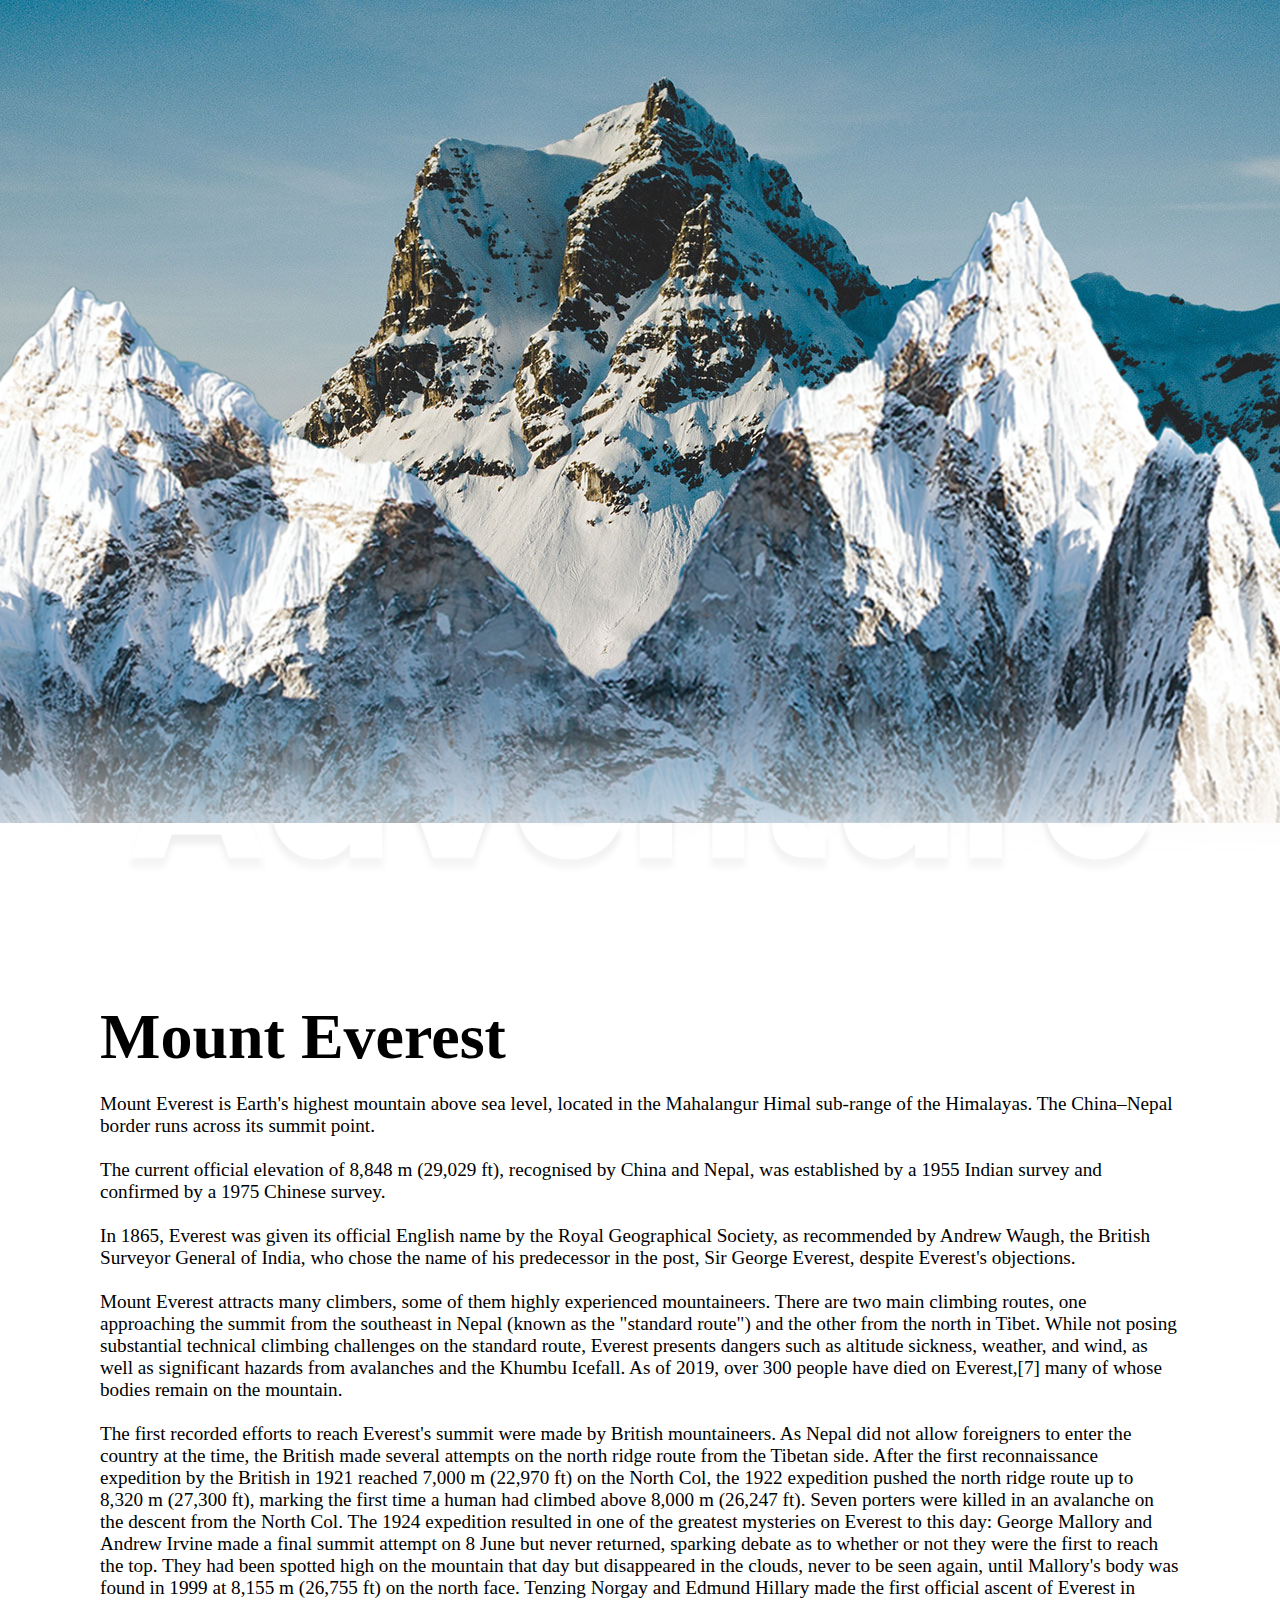
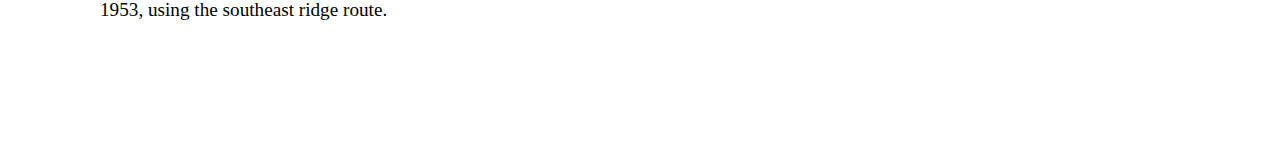
<file: html/index.html>
<html>

<head>
    <title>
        Mountains
    </title>
    
    <link href="/css/index.css" rel="stylesheet">
</head>

<body>
    <section class="zoom">
        <img src="/assets/images/mountain1.png" id="layer1">
        <img src="/assets/images/mountain2.png" id="layer2">
        <img src="/assets/images/text.png" id="text">
    </section>
    <section class="content">
        <h2>Mount Everest</h2>
        <p>Mount Everest  is Earth's highest mountain above sea level, located in the Mahalangur Himal sub-range of the Himalayas. The China–Nepal border runs across its summit point.<br><br>

            The current official elevation of 8,848 m (29,029 ft), recognised by China and Nepal, was established by a 1955 Indian survey and confirmed by a 1975 Chinese survey. <br><br>
            
            In 1865, Everest was given its official English name by the Royal Geographical Society, as recommended by Andrew Waugh, the British Surveyor General of India, who chose the name of his predecessor in the post, Sir George Everest, despite Everest's objections. <br><br>
            
            Mount Everest attracts many climbers, some of them highly experienced mountaineers. There are two main climbing routes, one approaching the summit from the southeast in Nepal (known as the "standard route") and the other from the north in Tibet. While not posing substantial technical climbing challenges on the standard route, Everest presents dangers such as altitude sickness, weather, and wind, as well as significant hazards from avalanches and the Khumbu Icefall. As of 2019, over 300 people have died on Everest,[7] many of whose bodies remain on the mountain. <br><br>
            
            The first recorded efforts to reach Everest's summit were made by British mountaineers. As Nepal did not allow foreigners to enter the country at the time, the British made several attempts on the north ridge route from the Tibetan side. After the first reconnaissance expedition by the British in 1921 reached 7,000 m (22,970 ft) on the North Col, the 1922 expedition pushed the north ridge route up to 8,320 m (27,300 ft), marking the first time a human had climbed above 8,000 m (26,247 ft). Seven porters were killed in an avalanche on the descent from the North Col. The 1924 expedition resulted in one of the greatest mysteries on Everest to this day: George Mallory and Andrew Irvine made a final summit attempt on 8 June but never returned, sparking debate as to whether or not they were the first to reach the top. They had been spotted high on the mountain that day but disappeared in the clouds, never to be seen again, until Mallory's body was found in 1999 at 8,155 m (26,755 ft) on the north face. Tenzing Norgay and Edmund Hillary made the first official ascent of Everest in 1953, using the southeast ridge route. <br><br></p>
    </section>

    <script>
        var layer1 = document.getElementById('layer1');
        scroll = window.pageYOffset;

        document.addEventListener('scroll', function (e) {
            var offset = window.pageYOffset;
            scroll = offset;
            layer1.style.width = (100 + scroll/5) + '%';
        });

        var layer2 = document.getElementById('layer2');
        scroll = window.pageYOffset;

        document.addEventListener('scroll', function (e) {
            var offset = window.pageYOffset;
            scroll = offset;
            layer2.style.width = (100 + scroll/5) + '%';
            layer2.style.left = (scroll/50) + '%';
        });

        var text = document.getElementById('text');
        scroll = window.pageYOffset;

        document.addEventListener('scroll', function (e) {
            var offset = window.pageYOffset;
            scroll = offset;
            layer2.style.width = (100 + scroll/5) + '%';
            text.style.top = -scroll/7 + '%';
        });

        </script>
</body>

</html>
</file>
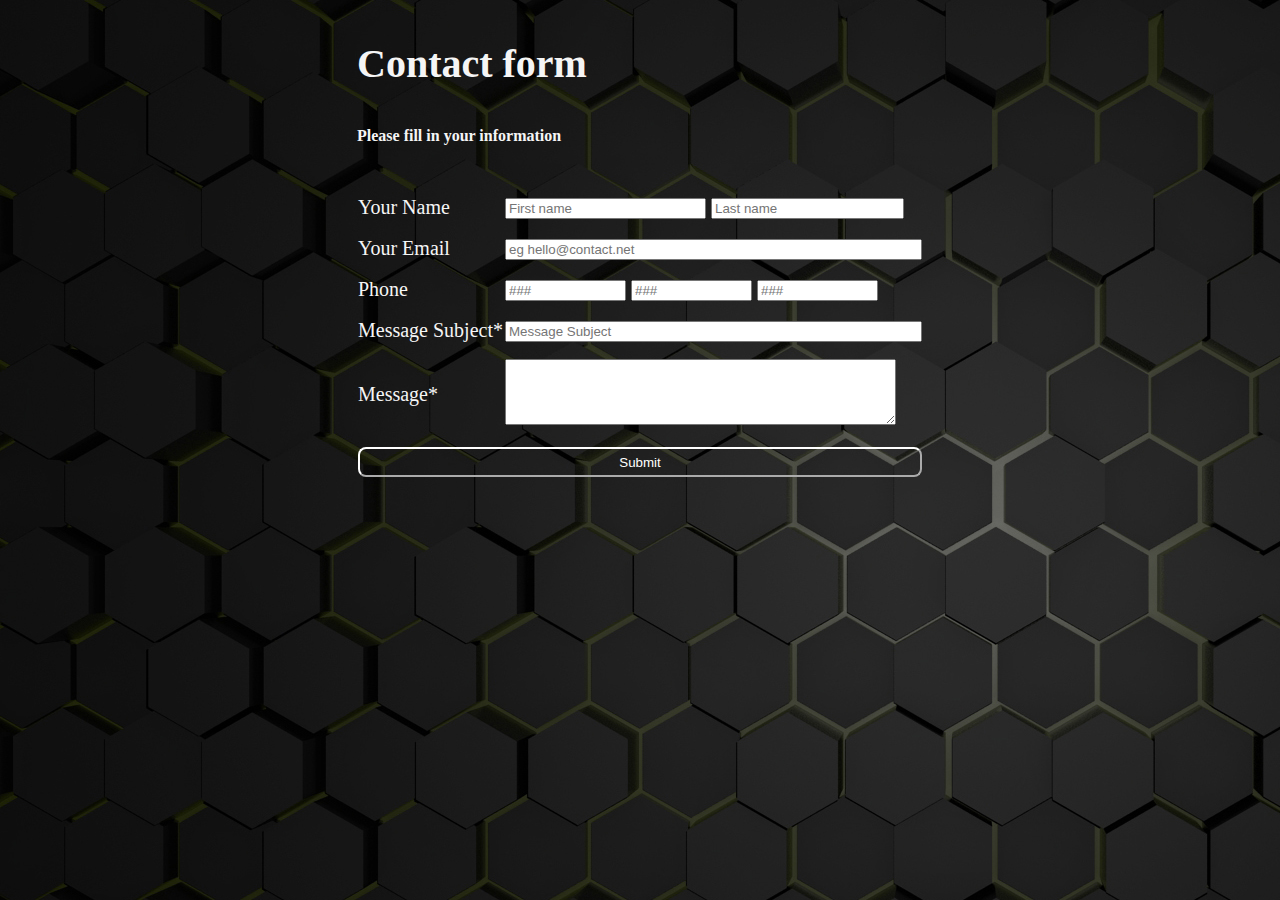
<file: form.html>
<!DOCTYPE html>
<html>
    <head>
        <title>Form</title>
        <style>
            body{
                background-color: black;
                background-image: url(assets/images/black-abstract-12.jpg);
            }
            table{
                border-collapse: separate;
                border-spacing: 0 15px;
            }
            button{
                width: 100%;
                height: 30px;
                border-radius: 8px;
                border-color: white;
                border-width: 2px;
                background-color: transparent;
                color: white;
            }
            td{
                font-size: 20px;
            }
            #a{
                font-size: 40px;
            }
        </style>
    </head>
    <body>
        <center>
            <form action="#" style="width: fit-content; color: whitesmoke;">
                <p id="a" style="text-align: left;"><b>Contact form</b></p>
                <p id="b" style="text-align: left;"><b>Please fill in your information</b><br/><br/></p>
                <table>
                    <tr>
                        <td>Your Name</td>
                        <td><input type="text" placeholder="First name" name="First Name" required size="22"> <input type="text" placeholder="Last name" name="Last Name" required size="21"></td>
                    </tr>
                    <tr>
                        <td>Your Email</td>
                        <td><input type="email" placeholder="eg hello@contact.net" name="email" size="49" required></td>
                    </tr>
                    <tr>
                        <td>Phone</td>
                        <td><input type="tel" placeholder="###" name="phone1" size="12"> <input type="tel" placeholder="###" name="phone2" size="12"> <input type="tel" placeholder="###" name="phone3" size="12"></td>
                    </tr>
                    <tr>
                        <td>Message Subject* </td>
                        <td><input type="text" placeholder="Message Subject" name="subject" size="49" required></td>
                    </tr>
                    <tr>
                        <td>Message*</td>
                        <td>
                            <textarea rows="4" cols="46" required></textarea>
                        </td>
                    </tr>
                    <tr>
                        <td colspan="2"><button type="submit">Submit</button></td>
                    </tr>
                </table>
            </form>
        </center>
    </body>
</html>
</file>
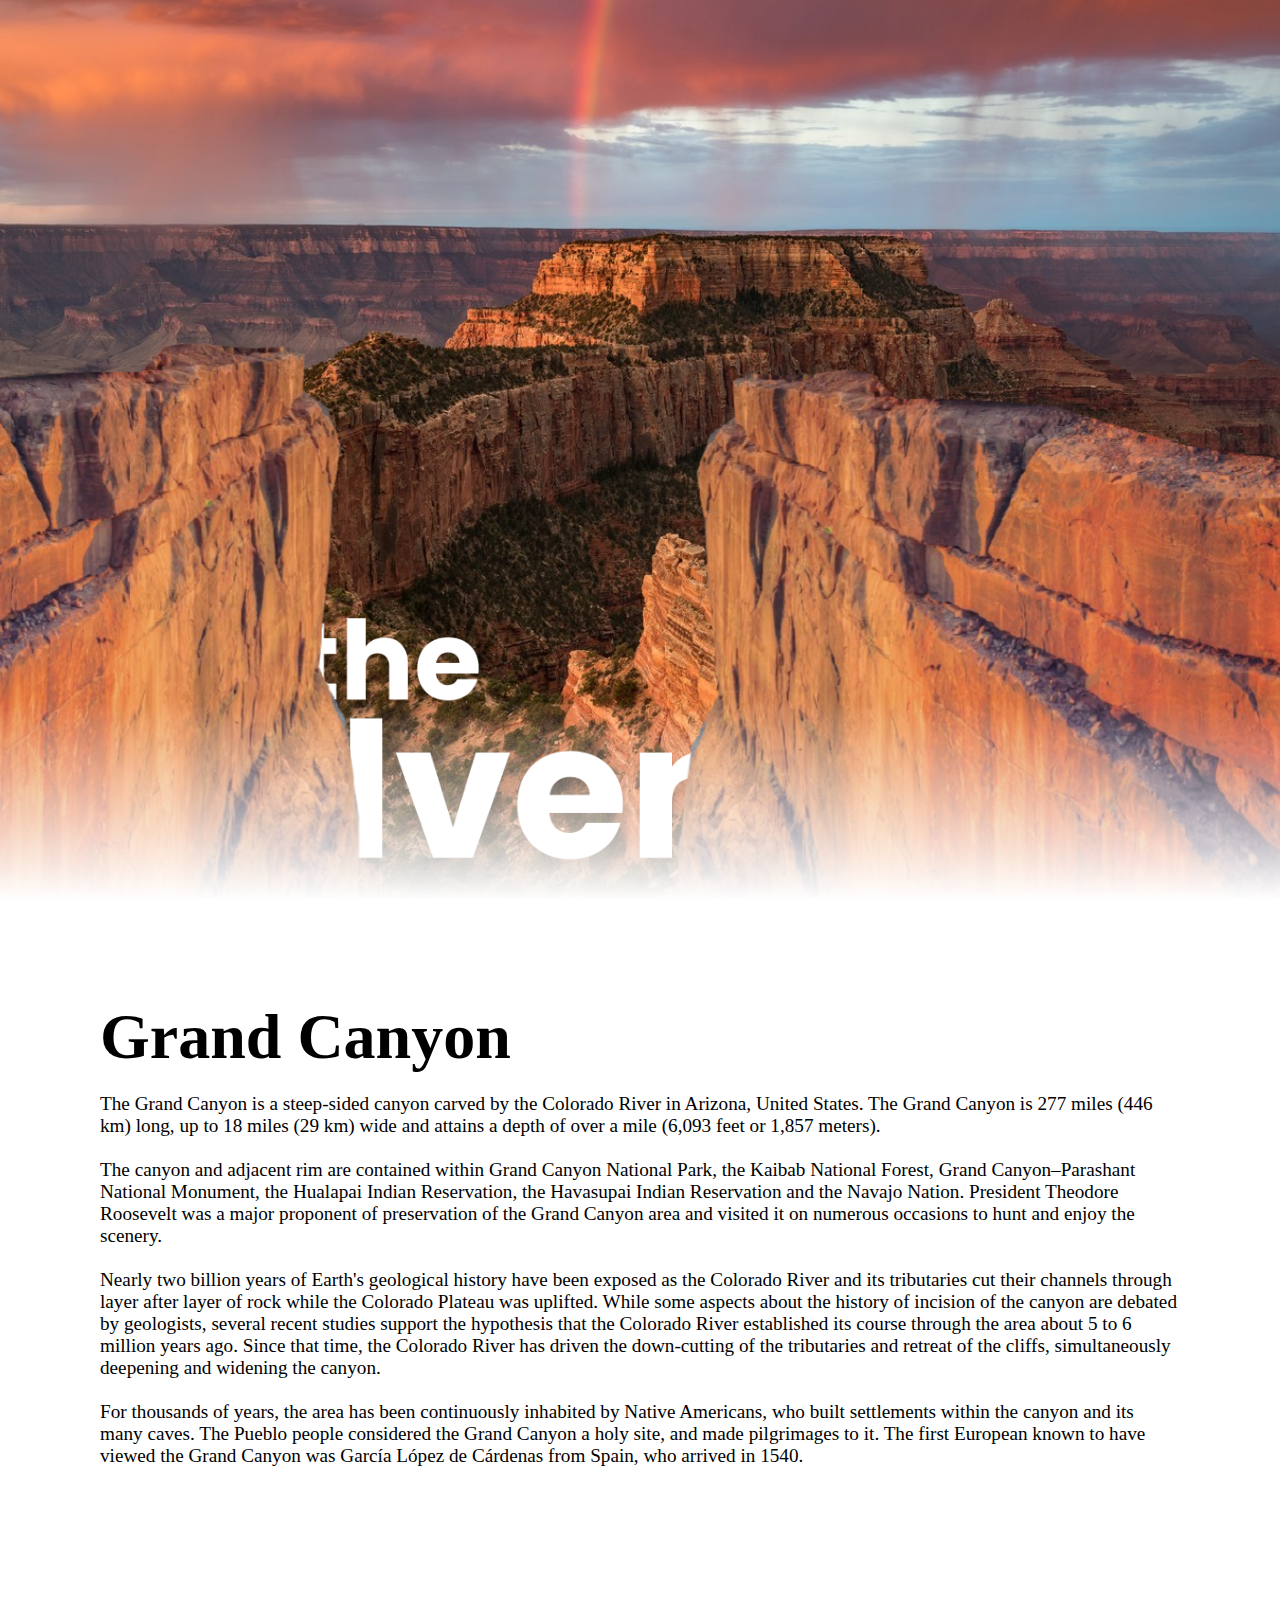
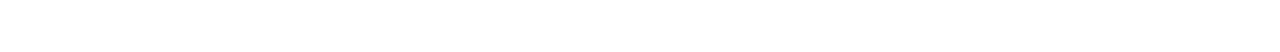
<file: grandcanyon.html>
<html>

<head>
    <title>
        Grand Canyon
    </title>
    
    <link href="/css/index2.css" rel="stylesheet">
</head>

<body>
    <section class="zoom">
        <img src="/assets/images/Grand1.jpg" id="layer1">
        <img src="/assets/images/Grand2.jpg" id="layer2">
        <img src="/assets/images/text.png" id="text">
    </section>
    <section class="content">
        <h2>Grand Canyon</h2>
        <p>The Grand Canyon is a steep-sided canyon carved by the Colorado River in Arizona, United States. The Grand Canyon is 277 miles (446 km) long, up to 18 miles (29 km) wide and attains a depth of over a mile (6,093 feet or 1,857 meters). <br><br>

            The canyon and adjacent rim are contained within Grand Canyon National Park, the Kaibab National Forest, Grand Canyon–Parashant National Monument, the Hualapai Indian Reservation, the Havasupai Indian Reservation and the Navajo Nation. President Theodore Roosevelt was a major proponent of preservation of the Grand Canyon area and visited it on numerous occasions to hunt and enjoy the scenery. <br><br>
            
            Nearly two billion years of Earth's geological history have been exposed as the Colorado River and its tributaries cut their channels through layer after layer of rock while the Colorado Plateau was uplifted. While some aspects about the history of incision of the canyon are debated by geologists, several recent studies support the hypothesis that the Colorado River established its course through the area about 5 to 6 million years ago. Since that time, the Colorado River has driven the down-cutting of the tributaries and retreat of the cliffs, simultaneously deepening and widening the canyon.<br> <br>
            
            For thousands of years, the area has been continuously inhabited by Native Americans, who built settlements within the canyon and its many caves. The Pueblo people considered the Grand Canyon a holy site, and made pilgrimages to it. The first European known to have viewed the Grand Canyon was García López de Cárdenas from Spain, who arrived in 1540. <br><br>
            <br><br></p>
    </section>

    <script>
        var layer1 = document.getElementById('layer1');
        scroll = window.pageYOffset;

        document.addEventListener('scroll', function (e) {
            var offset = window.pageYOffset;
            scroll = offset;
            layer1.style.width = (100 + scroll/3) + '%';
        });

        var layer2 = document.getElementById('layer2');
        scroll = window.pageYOffset;

        document.addEventListener('scroll', function (e) {
            var offset = window.pageYOffset;
            scroll = offset;
            layer2.style.width = (120 + scroll/20) + '%';
            layer2.style.left = (scroll/10) + '%';
        });

        var text = document.getElementById('text');
        scroll = window.pageYOffset;

        document.addEventListener('scroll', function (e) {
            var offset = window.pageYOffset;
            scroll = offset;
            // layer2.style.width = (100 + scroll/5) + '%';
            text.style.top = -scroll/5 + '%';
        });

        </script>
</body>

</html>
</file>
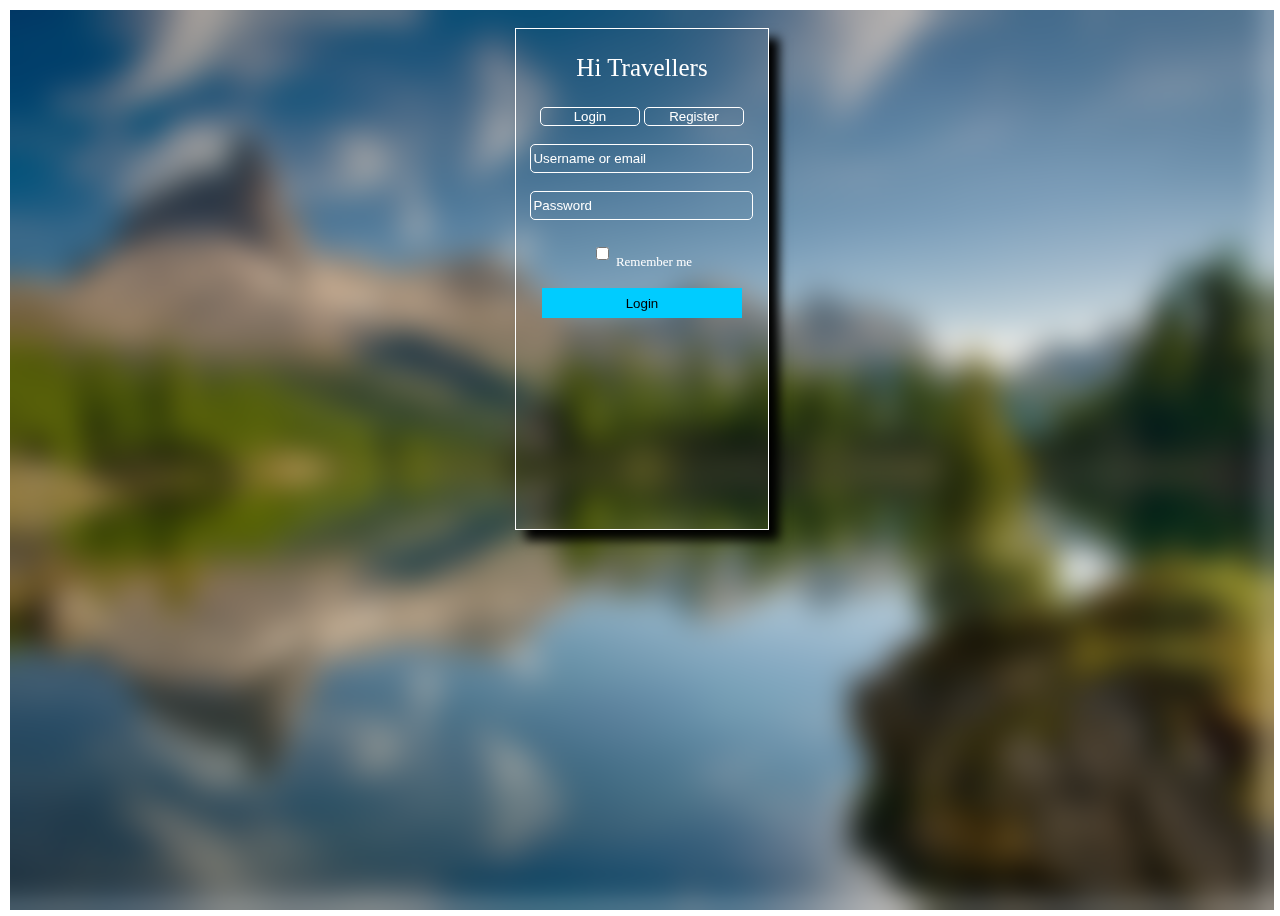
<file: login_page.html>
<!DOCTYPE html>
<html>
    <head>
        <title>login</title>
        <style>
            .a{
                background-image: url(assets/images/250320_jezioro_gory.jpg);
                background-position: bottom;
                background-repeat: no-repeat;
                background-size: cover;
                height: 100vh;
                width: inherit;
                
            }
            #c{
                border-spacing: 10px;
                width: 20%;
                height: 500px;
                border: thin solid;
                border-color: white;
                margin: auto;
                color: white;
                /* backdrop-filter: blur(40px); */
                box-shadow: 10px 10px 10px black;
                background-blend-mode: darken;
            }
            #b{
                width: 100%;
                height: inherit;
                border: 2px solid white;
                backdrop-filter: blur(15px);
            }
            p{
                font-size: 25px;
            }
            input{
                background-color: transparent;
                border:thin solid white;
                border-radius: 5px;
                height: 25px;
            }
            ::placeholder{
                color: white;
            }
            #b1, #b2{
                width: 100px;
                background-color: transparent;
                border: thin solid white;
                color: white;
                border-radius: 5px;
            }
            #bform1{
                border-collapse: collapse;
                width: 200px;
                height: 30px;
                background-color: rgb(0, 204, 255);
                border: none;
                outline: none;
            }
            #form2{
                visibility: hidden;
            }
        </style>
        <script>
            function check_pass(){
                var a = document.getElementById("pass").value;
                var b = document.getElementById("con_pass").value;
                if (a!=b)
                {
                    alert("password should be same");
                    document.getElementById("pass").value="";
                    document.getElementById("con_pass").value="";
                } 
            }
            function change_visibility(a, b)
            {
                document.getElementById(a).style.visibility="visible";
                document.getElementById(a).style.display="block";
                document.getElementById(b).style.visibility="hidden";
                document.getElementById(b).style.display="none";
            }
        </script>
    </head>
    <body>
        <div class="a">
            <div id="b">
                <br/>
                <div id="c">
                    <center>
                        <p>Hi Travellers</p>
                        <button id="b1" onclick="change_visibility('form1', 'form2');">Login</button>
                        <button id="b2" onclick="change_visibility('form2', 'form1');">Register</button>
                    </center>
                    <form action="#" id="form1">
                        <br/>
                        <center>
                            <input placeholder="Username or email" type="text" name="Username or email" size="25" required><br/><br/>
                            <input placeholder="Password" type="password" name="password" size="25" required><br/><br/>
                            <input id="check" name="remember" type="checkbox"> <label for="check" style="font-size: small;">Remember me</label><br/><br/>
                            <button id="bform1">Login</button>
                        </center>
                    </form>
                    <form action="www.google.com" id="form2">
                        <br/>
                        <center>
                            <input placeholder="Username" type="text" name="Username" size="25" required><br/><br/>
                            <input placeholder="Email" type="email" name="email" size="25" required><br/><br/>
                            <input placeholder="Password" type="password" name="password" size="25" id="pass" required><br/><br/>
                            <input placeholder="Confirm Password" type="password" size="25" required id="con_pass" onblur="check_pass();"><br/><br/>
                            <input id="check" name="remember" type="checkbox"> <label for="check" style="font-size: small;">Remember me</label><br/><br/>
                            <button id="bform1">Register</button>
                        </center>
                    </form>
                </div>
            </div>
        </div>

    </body>
</html>
</file>
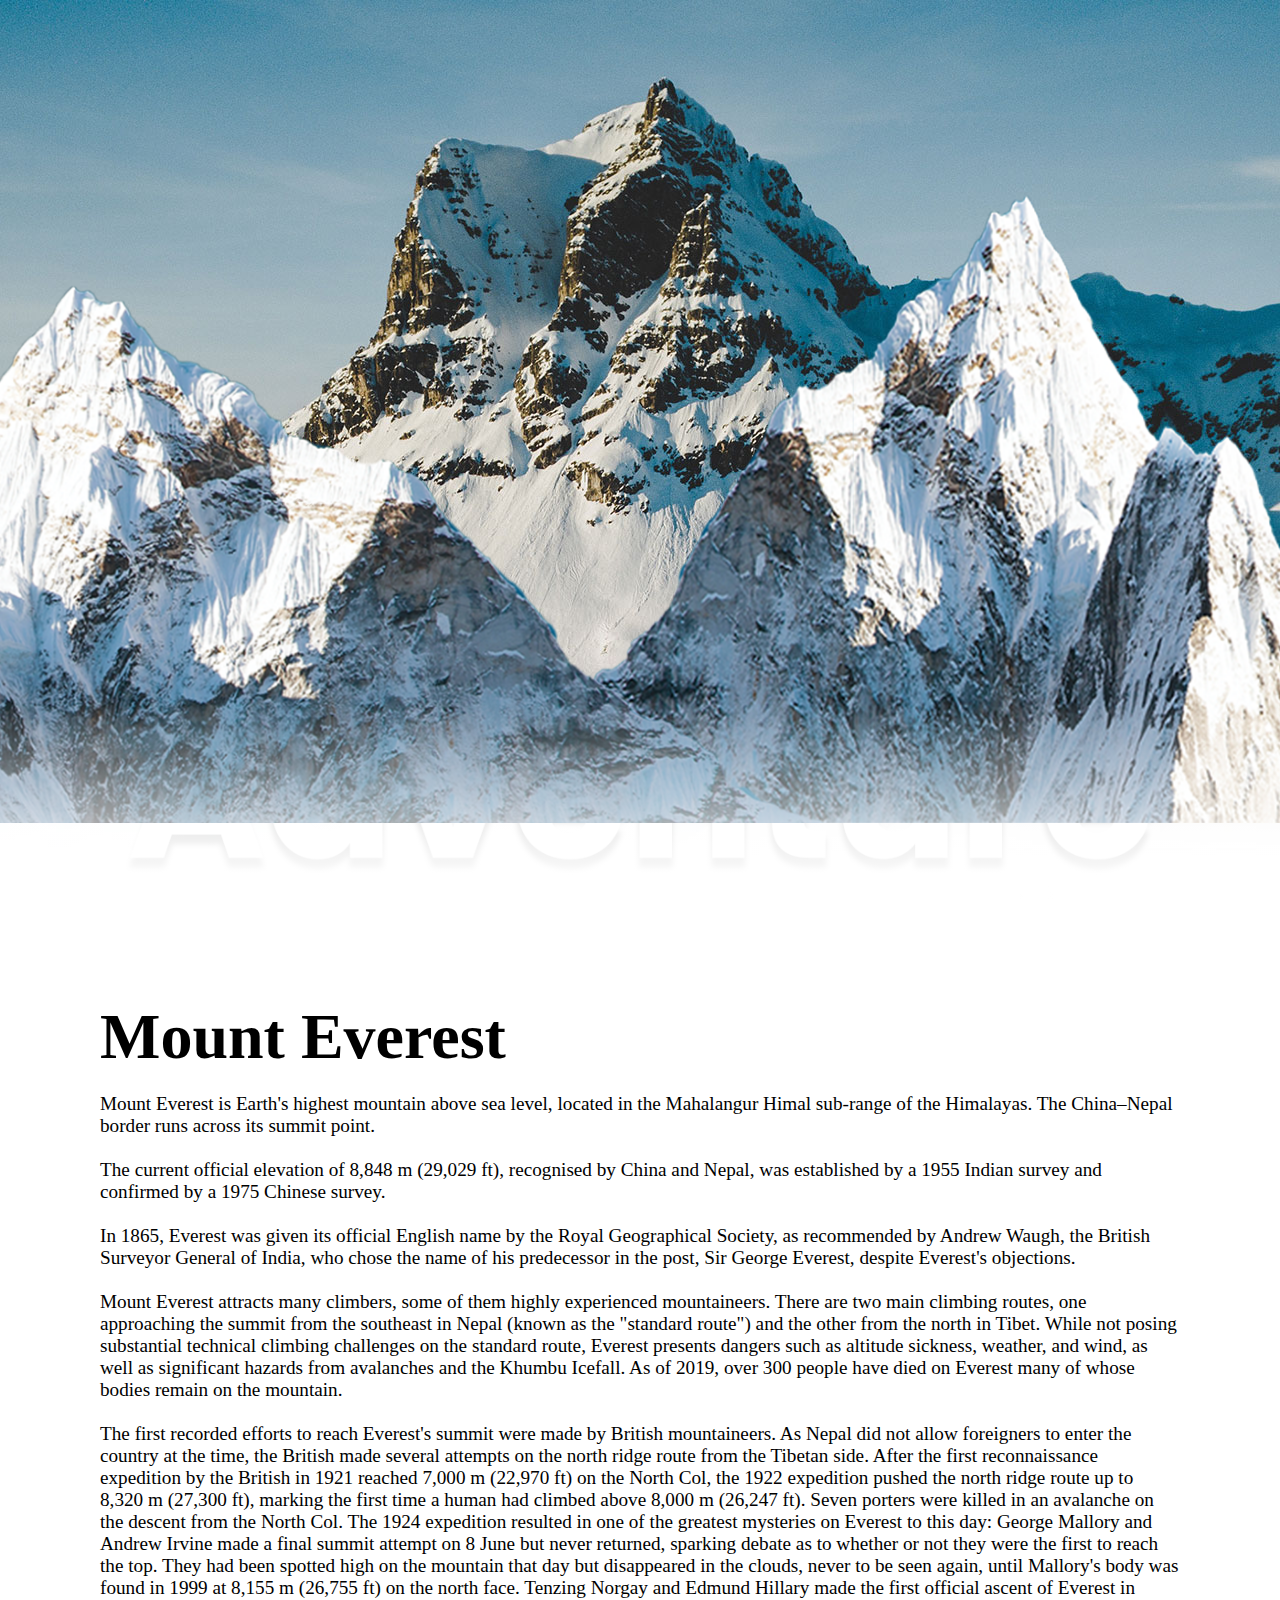
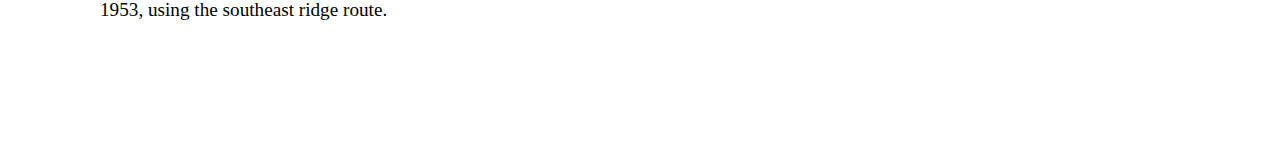
<file: mountain.html>
<html>

<head>
    <title>
        Mountains
    </title>
    
    <link href="/css/index.css" rel="stylesheet">
</head>

<body>
    <section class="zoom">
        <img src="/assets/images/mountain1.png" id="layer1">
        <img src="/assets/images/mountain2.png" id="layer2">
        <img src="/assets/images/text.png" id="text">
    </section>
    <section class="content">
        <h2>Mount Everest</h2>
        <p>Mount Everest  is Earth's highest mountain above sea level, located in the Mahalangur Himal sub-range of the Himalayas. The China–Nepal border runs across its summit point.<br><br>

            The current official elevation of 8,848 m (29,029 ft), recognised by China and Nepal, was established by a 1955 Indian survey and confirmed by a 1975 Chinese survey. <br><br>
            
            In 1865, Everest was given its official English name by the Royal Geographical Society, as recommended by Andrew Waugh, the British Surveyor General of India, who chose the name of his predecessor in the post, Sir George Everest, despite Everest's objections. <br><br>
            
            Mount Everest attracts many climbers, some of them highly experienced mountaineers. There are two main climbing routes, one approaching the summit from the southeast in Nepal (known as the "standard route") and the other from the north in Tibet. While not posing substantial technical climbing challenges on the standard route, Everest presents dangers such as altitude sickness, weather, and wind, as well as significant hazards from avalanches and the Khumbu Icefall. As of 2019, over 300 people have died on Everest many of whose bodies remain on the mountain. <br><br>
            
            The first recorded efforts to reach Everest's summit were made by British mountaineers. As Nepal did not allow foreigners to enter the country at the time, the British made several attempts on the north ridge route from the Tibetan side. After the first reconnaissance expedition by the British in 1921 reached 7,000 m (22,970 ft) on the North Col, the 1922 expedition pushed the north ridge route up to 8,320 m (27,300 ft), marking the first time a human had climbed above 8,000 m (26,247 ft). Seven porters were killed in an avalanche on the descent from the North Col. The 1924 expedition resulted in one of the greatest mysteries on Everest to this day: George Mallory and Andrew Irvine made a final summit attempt on 8 June but never returned, sparking debate as to whether or not they were the first to reach the top. They had been spotted high on the mountain that day but disappeared in the clouds, never to be seen again, until Mallory's body was found in 1999 at 8,155 m (26,755 ft) on the north face. Tenzing Norgay and Edmund Hillary made the first official ascent of Everest in 1953, using the southeast ridge route. <br><br></p>
    </section>

    <script>
        var layer1 = document.getElementById('layer1');
        scroll = window.pageYOffset;

        document.addEventListener('scroll', function (e) {
            var offset = window.pageYOffset;
            scroll = offset;
            layer1.style.width = (100 + scroll/5) + '%';
        });

        var layer2 = document.getElementById('layer2');
        scroll = window.pageYOffset;

        document.addEventListener('scroll', function (e) {
            var offset = window.pageYOffset;
            scroll = offset;
            layer2.style.width = (100 + scroll/5) + '%';
            layer2.style.left = (scroll/50) + '%';
        });

        var text = document.getElementById('text');
        scroll = window.pageYOffset;

        document.addEventListener('scroll', function (e) {
            var offset = window.pageYOffset;
            scroll = offset;
            layer2.style.width = (100 + scroll/5) + '%';
            text.style.top = -scroll/5 + '%';
        });

        </script>
</body>

</html>
</file>
<file: css/index.css>
body {
    margin: 0;
    padding: 0;
}

.zoom {
    width: 100%;
    height: 100%;
    position: relative;
    overflow: hidden;
    background: url("/assets/images/bg.jpg");
    background-size: cover;
}

.zoom::before{
    content: '';
    position: absolute;
    bottom: 0;
    width: 100%;
    height: 200px;
    z-index: 1000;
    background: linear-gradient(transparent, #fff);
}

.zoom #layer1 {
    position: absolute;
    left: 40%;
    width: 100%;
    transform: translateX(-50%);
    z-index: 10;
}

.zoom #layer2 {
    position: absolute;
    right: 0;
    width: 100%;
    z-index: 9;
}

.zoom #text {
    position: absolute;
    right: 0;
    width: 100%;
    transform: translateY(50%);
}

.content {
    padding: 100px;
    box-sizing: border-box;
    font-family: consolas;
}

.content h2 {
    margin: 0;
    padding: 0;
    font-size: 4em;
}

.content p {
    font-size: 1.2em;
}

::-webkit-scrollbar {
    width: 12px;
  }

  ::-webkit-scrollbar-thumb {
    background: #5792AA;
    border-radius: 6px;
  }
</file>
<file: css/index2.css>
body {
    margin: 0;
    padding: 0;
}

.zoom {
    width: 100%;
    height: 100%;
    position: relative;
    overflow: hidden;
    background: url("/assets/images/Grand.jpg");
    background-size: cover;
}

.zoom::before{
    content: '';
    position: absolute;
    bottom: 0;
    width: 100%;
    height: 200px;
    z-index: 1000;
    background: linear-gradient(transparent, #fff);
}

.zoom #layer1 {
    position: absolute;
    top: 15%;
    left: 20%;
    width: 100%;
    transform: translateX(-50%);
    z-index: 10;
}

.zoom #layer2 {
    position: absolute;
    top: 18%;
    right: -11%;
    width: 100%;
    z-index: 9;
}

.zoom #text {
    position: absolute;
    right: 0;
    width: 100%;
    transform: translateY(50%);
}

.content {
    padding: 100px;
    box-sizing: border-box;
    font-family: consolas;
}

.content h2 {
    margin: 0;
    padding: 0;
    font-size: 4em;
}

.content p {
    font-size: 1.2em;
}
</file>
